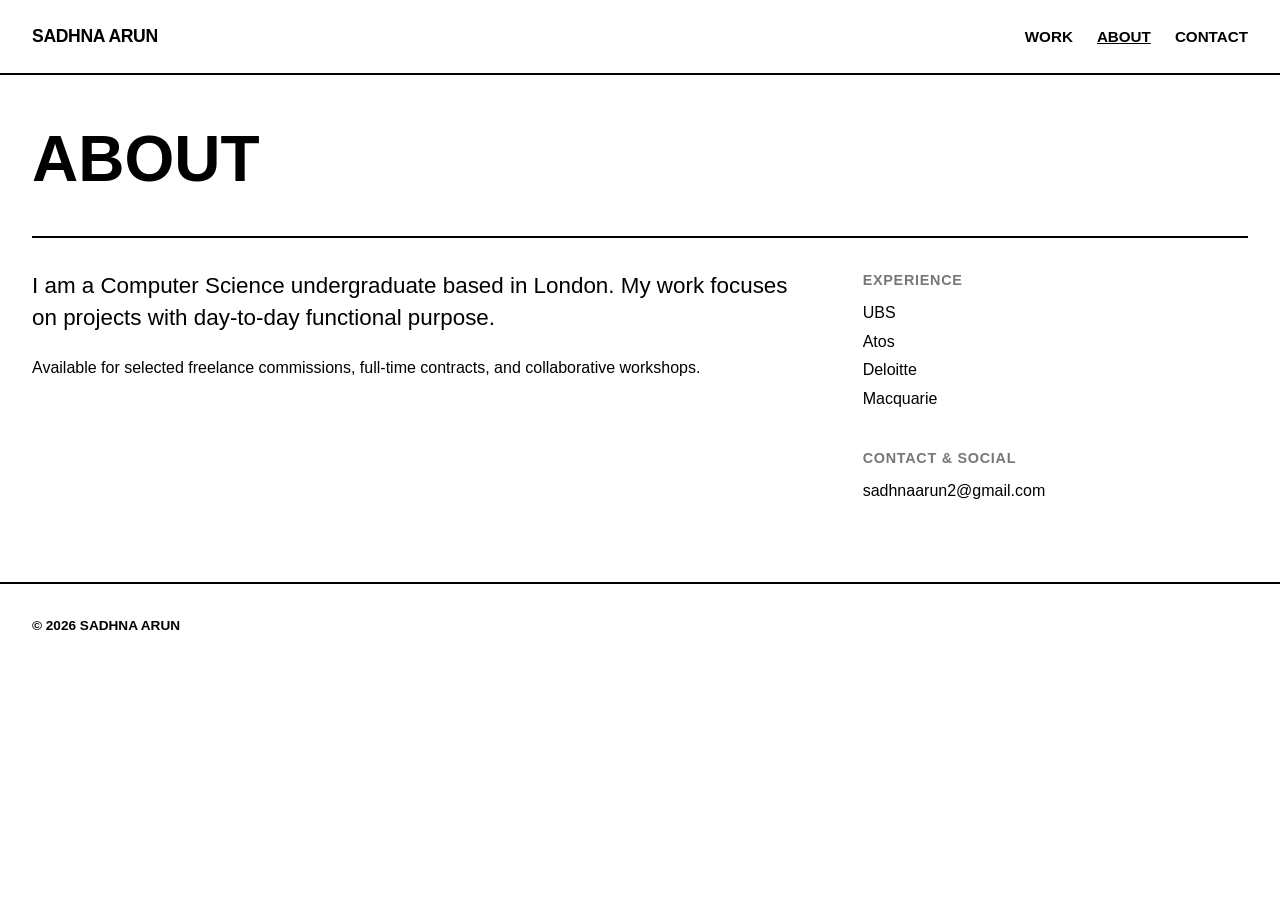
<file: about.html>
<!DOCTYPE html>
<html lang="en">
<head>
  <meta charset="UTF-8" />
  <meta name="viewport" content="width=device-width, initial-scale=1.0" />
  <title>About — Sadhna Arun</title>
  <link rel="stylesheet" href="css/style.css" />
</head>
<body>

  <header class="site-header">
    <div class="logo">
      <a href="index.html">SADHNA ARUN</a>
    </div>
    <nav class="nav-links">
      <a href="index.html">Work</a>
      <a href="about.html" class="active">About</a>
      <a href="mailto:sadhnaarun2@gmail.com">Contact</a>
    </nav>
  </header>

  <main class="main-content">
    <section class="about-container">
      <h1 class="about-title">About</h1>
      
      <div class="about-grid">
        <div class="about-bio">
          <p class="lead-text">
            I am a Computer Science undergraduate based in London. My work focuses on projects with day-to-day functional purpose.
          </p>
          <p>
            Available for selected freelance commissions, full-time contracts, and collaborative workshops.
          </p>
        </div>

        <div class="about-sidebar">
          <div class="about-block">
            <h3>Experience</h3>
            <ul>
              <li>UBS</li>
              <li>Atos</li>
              <li>Deloitte</li>
              <li>Macquarie</li>
            </ul>
          </div>

          <div class="about-block">
            <h3>Contact & Social</h3>
            <p><a href="mailto:sadhnaarun2@gmail.com">sadhnaarun2@gmail.com</a></p>
          </div>
        </div>
      </div>
    </section>
  </main>

  <footer class="site-footer">
    <p>© <span id="year"></span> SADHNA ARUN</p>
  </footer>

  <script src="js/main.js"></script>
</body>
</html>
</file>
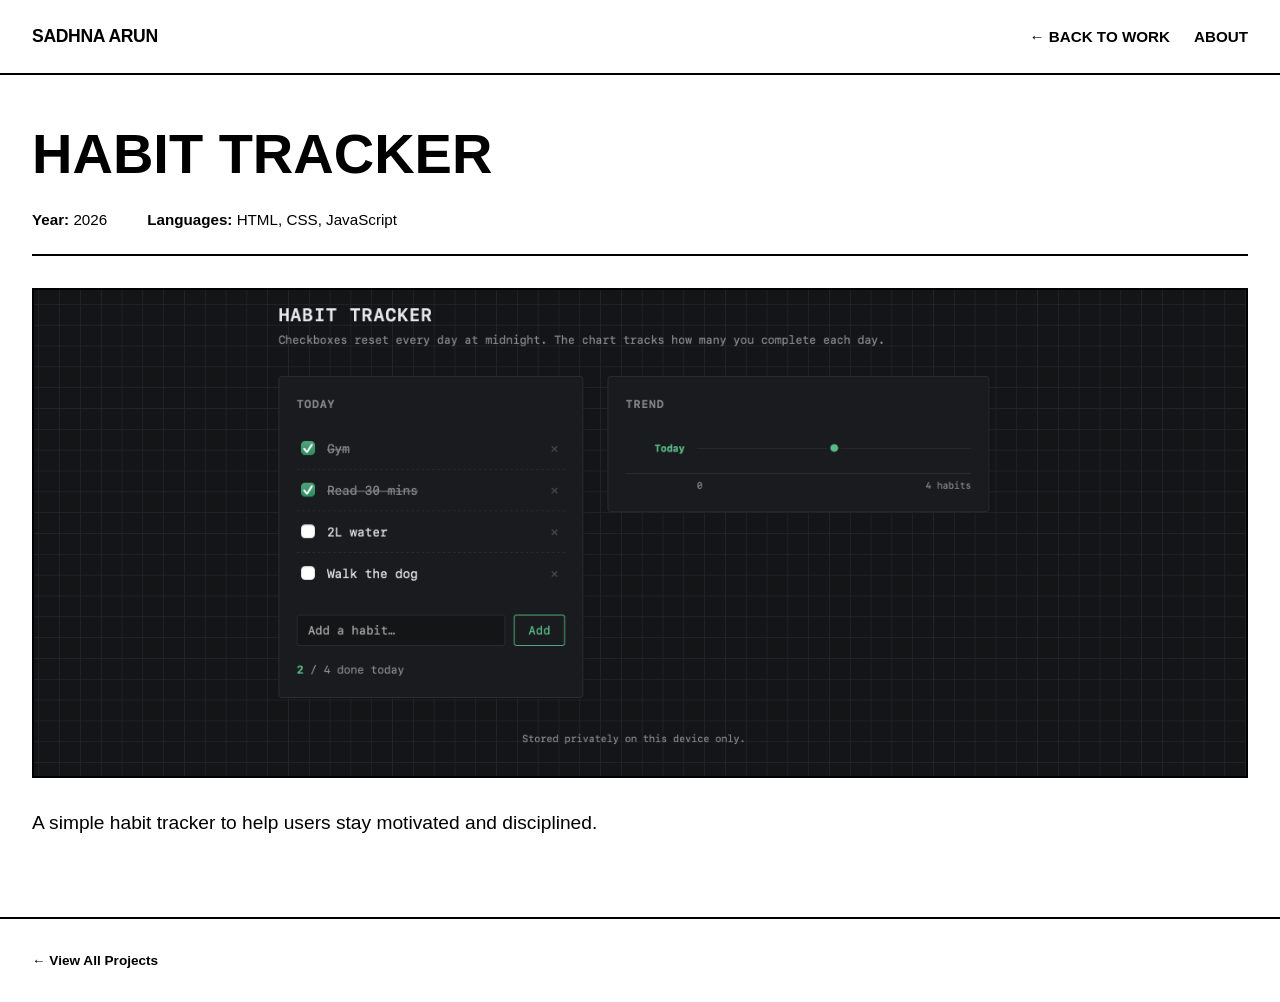
<file: project-detail.html>
<!DOCTYPE html>
<html lang="en">
<head>
  <meta charset="UTF-8" />
  <meta name="viewport" content="width=device-width, initial-scale=1.0" />
  <title>Project Detail — Sadhna Arun</title>
  <link rel="stylesheet" href="css/style.css" />
</head>
<body>

  <header class="site-header">
    <div class="logo">
      <a href="index.html">SADHNA ARUN</a>
    </div>
    <nav class="nav-links">
      <a href="index.html">← Back to Work</a>
      <a href="about.html">About</a>
    </nav>
  </header>

  <main class="main-content">
    <article class="project-detail">
      <header class="detail-header">
        <h1 class="detail-title">Habit Tracker</h1>
        <div class="detail-info">
          <div><strong>Year:</strong> 2026</div>
          <div><strong>Languages:</strong> HTML, CSS, JavaScript</div>
        </div>
      </header>

      <div class="detail-media">
        <!-- Replace src with your real pictures -->
        <img src="images/project1.jpg" alt="Case study overview" class="full-media" />
      </div>

      <div class="detail-narrative">
        <p>A simple habit tracker to help users stay motivated and disciplined.</p>
      </div>
    </article>
  </main>

  <footer class="site-footer">
    <p><a href="index.html">← View All Projects</a></p>
  </footer>

  <script src="js/main.js"></script>
</body>
</html>
</file>
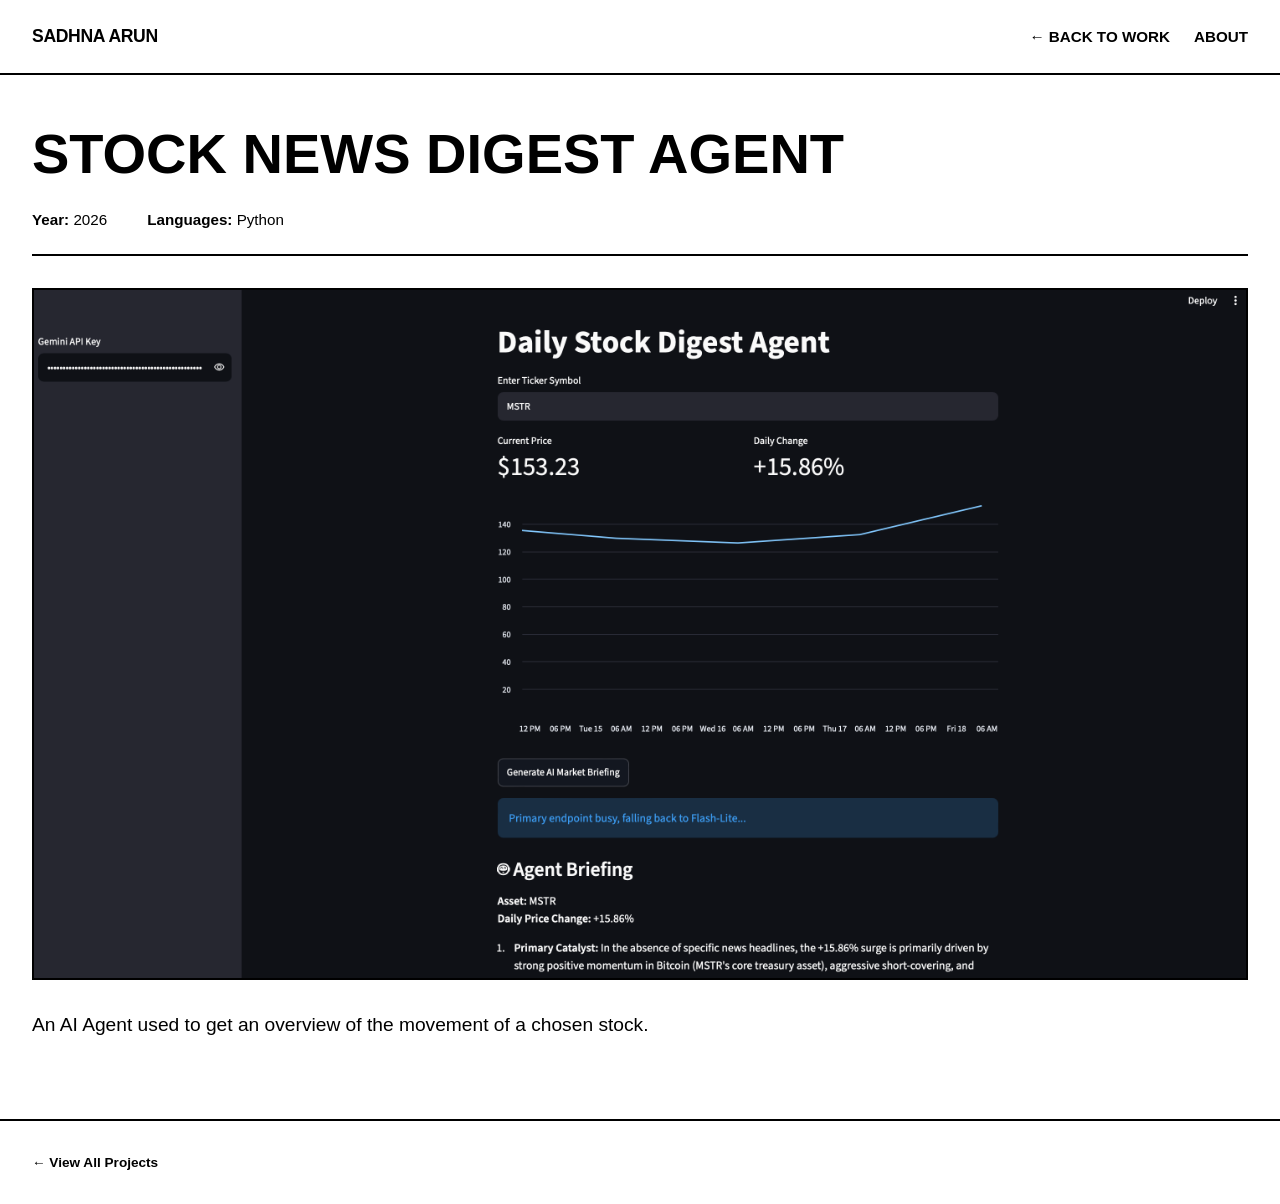
<file: project-detail2.html>
<!DOCTYPE html>
<html lang="en">
<head>
  <meta charset="UTF-8" />
  <meta name="viewport" content="width=device-width, initial-scale=1.0" />
  <title>Project Detail — Sadhna Arun</title>
  <link rel="stylesheet" href="css/style.css" />
</head>
<body>

  <header class="site-header">
    <div class="logo">
      <a href="index.html">SADHNA ARUN</a>
    </div>
    <nav class="nav-links">
      <a href="index.html">← Back to Work</a>
      <a href="about.html">About</a>
    </nav>
  </header>

  <main class="main-content">
    <article class="project-detail">
      <header class="detail-header">
        <h1 class="detail-title">Stock News Digest Agent</h1>
        <div class="detail-info">
          <div><strong>Year:</strong> 2026</div>
          <div><strong>Languages:</strong> Python</div>
        </div>
      </header>

      <div class="detail-media">
        <!-- Replace src with your real pictures -->
        <img src="images/project2.jpg" alt="Case study overview" class="full-media" />
      </div>

      <div class="detail-narrative">
        <p>An AI Agent used to get an overview of the movement of a chosen stock.</p>
      </div>
    </article>
  </main>

  <footer class="site-footer">
    <p><a href="index.html">← View All Projects</a></p>
  </footer>

  <script src="js/main.js"></script>
</body>
</html>
</file>
<file: css/style.css>
/* Fonts & Global Resets */
* {
    margin: 0;
    padding: 0;
    box-sizing: border-box;
  }
  
  :root {
    --bg: #ffffff;
    --text: #000000;
    --border: #000000;
    --gray: #777777;
  }
  
  body {
    background-color: var(--bg);
    color: var(--text);
    font-family: -apple-system, BlinkMacSystemFont, "Helvetica Neue", "Arial", sans-serif;
    line-height: 1.4;
    -webkit-font-smoothing: antialiased;
  }
  
  a {
    color: inherit;
    text-decoration: none;
  }
  
  /* Header */
  .site-header {
    position: sticky;
    top: 0;
    display: flex;
    justify-content: space-between;
    align-items: center;
    padding: 24px 32px;
    background-color: var(--bg);
    border-bottom: 2px solid var(--border);
    z-index: 50;
  }
  
  .logo {
    font-weight: 800;
    letter-spacing: -0.02em;
    font-size: 1.1rem;
    text-transform: uppercase;
  }
  
  .nav-links {
    display: flex;
    gap: 24px;
    font-size: 0.95rem;
    text-transform: uppercase;
    font-weight: 600;
  }
  
  .nav-links a.active {
    text-decoration: underline;
  }
  
  /* Main Container */
  .main-content {
    max-width: 1440px;
    margin: 0 auto;
    padding: 40px 32px 80px;
  }
  
  .intro {
    margin-bottom: 48px;
  }
  
  .tagline {
    font-size: clamp(1.5rem, 3.5vw, 2.5rem);
    font-weight: 600;
    letter-spacing: -0.03em;
    max-width: 800px;
    line-height: 1.15;
  }
  
  /* Ana Cuna Project Stack */
  .project-list {
    display: flex;
    flex-direction: column;
    border-top: 2px solid var(--border);
  }
  
  .project-card {
    display: block;
    background-color: var(--bg);
    border-bottom: 2px solid var(--border);
    border-left: 2px solid var(--border);
    border-right: 2px solid var(--border);
    position: relative;
    /* Lift up and transition smoothly */
    transition: transform 0.22s cubic-bezier(0.16, 1, 0.3, 1),
                background-color 0.25s ease,
                box-shadow 0.22s cubic-bezier(0.16, 1, 0.3, 1);
    cursor: pointer;
    z-index: 1;
  }
  
  .card-inner {
    display: flex;
    justify-content: space-between;
    align-items: center;
    padding: 32px 24px;
  }
  
  .project-meta {
    display: flex;
    align-items: center;
    gap: 24px;
  }
  
  .project-num {
    font-size: 1rem;
    font-weight: 700;
    opacity: 0.6;
  }
  
  .project-title {
    font-size: clamp(1.5rem, 3vw, 2.75rem);
    font-weight: 800;
    letter-spacing: -0.03em;
    text-transform: uppercase;
  }
  
  .project-tags {
    display: flex;
    align-items: center;
    gap: 20px;
    font-size: 0.95rem;
    font-weight: 600;
    text-transform: uppercase;
  }
  
  .arrow {
    font-size: 1.4rem;
    display: inline-block;
    transition: transform 0.2s ease;
  }
  
  /* Hover state: lift up, cast drop shadow */
  .project-card:hover {
    transform: translateY(-8px);
    box-shadow: 0 12px 0px var(--border);
    z-index: 10;
  }
  
  .project-card:hover .arrow {
    transform: translate(3px, -3px);
  }
  
  /* Floating Image Preview */
  .hover-preview {
    position: fixed;
    top: 0;
    left: 0;
    width: 260px;
    height: 340px;
    pointer-events: none;
    opacity: 0;
    transform: translate(-50%, -50%) scale(0.9);
    transition: opacity 0.2s ease, transform 0.2s ease;
    z-index: 100;
    border: 2px solid var(--border);
    background-color: #000;
    overflow: hidden;
  }
  
  .hover-preview img {
    width: 100%;
    height: 100%;
    object-fit: cover;
    display: block;
  }
  
  .hover-preview.active {
    opacity: 1;
    transform: translate(-50%, -50%) scale(1);
  }
  
  /* About Page */
  .about-title {
    font-size: clamp(2rem, 5vw, 4rem);
    font-weight: 800;
    text-transform: uppercase;
    margin-bottom: 32px;
  }
  
  .about-grid {
    display: grid;
    grid-template-columns: 2fr 1fr;
    gap: 60px;
    border-top: 2px solid var(--border);
    padding-top: 32px;
  }
  
  .about-bio .lead-text {
    font-size: 1.4rem;
    line-height: 1.4;
    margin-bottom: 24px;
  }
  
  .about-sidebar {
    display: flex;
    flex-direction: column;
    gap: 32px;
  }
  
  .about-block h3 {
    font-size: 0.9rem;
    text-transform: uppercase;
    margin-bottom: 12px;
    letter-spacing: 0.05em;
    color: var(--gray);
  }
  
  .about-block ul {
    list-style: none;
  }
  
  .about-block li {
    margin-bottom: 6px;
    font-weight: 500;
  }
  
  /* Detail Page */
  .detail-header {
    border-bottom: 2px solid var(--border);
    padding-bottom: 24px;
    margin-bottom: 32px;
  }
  
  .detail-title {
    font-size: clamp(2rem, 5vw, 3.5rem);
    font-weight: 800;
    text-transform: uppercase;
    margin-bottom: 16px;
  }
  
  .detail-info {
    display: flex;
    gap: 40px;
    font-size: 0.95rem;
  }
  
  .detail-media img {
    width: 100%;
    height: auto;
    display: block;
    object-fit: contain;
    border: 2px solid var(--border);
  }
  
  .detail-narrative {
    margin-top: 32px;
    font-size: 1.2rem;
    max-width: 700px;
  }
  
  /* Footer */
  .site-footer {
    border-top: 2px solid var(--border);
    padding: 32px;
    display: flex;
    justify-content: space-between;
    align-items: center;
    font-size: 0.85rem;
    font-weight: 600;
  }
  
  .footer-links {
    display: flex;
    gap: 20px;
  }
  
  /* Responsive adjustments */
  @media (max-width: 768px) {
    .card-inner {
      flex-direction: column;
      align-items: flex-start;
      gap: 16px;
    }
    .about-grid {
      grid-template-columns: 1fr;
      gap: 32px;
    }
    .site-header {
      padding: 16px 20px;
    }
    .main-content {
      padding: 24px 20px;
    }
    .hover-preview {
      display: none; /* Hide floating cursor on touch devices */
    }
    
    .full-media {
      width: 100%;
      max-width: 100%;
      height: auto;
      display: block;
      object-fit: contain;
    }
  }
</file>
